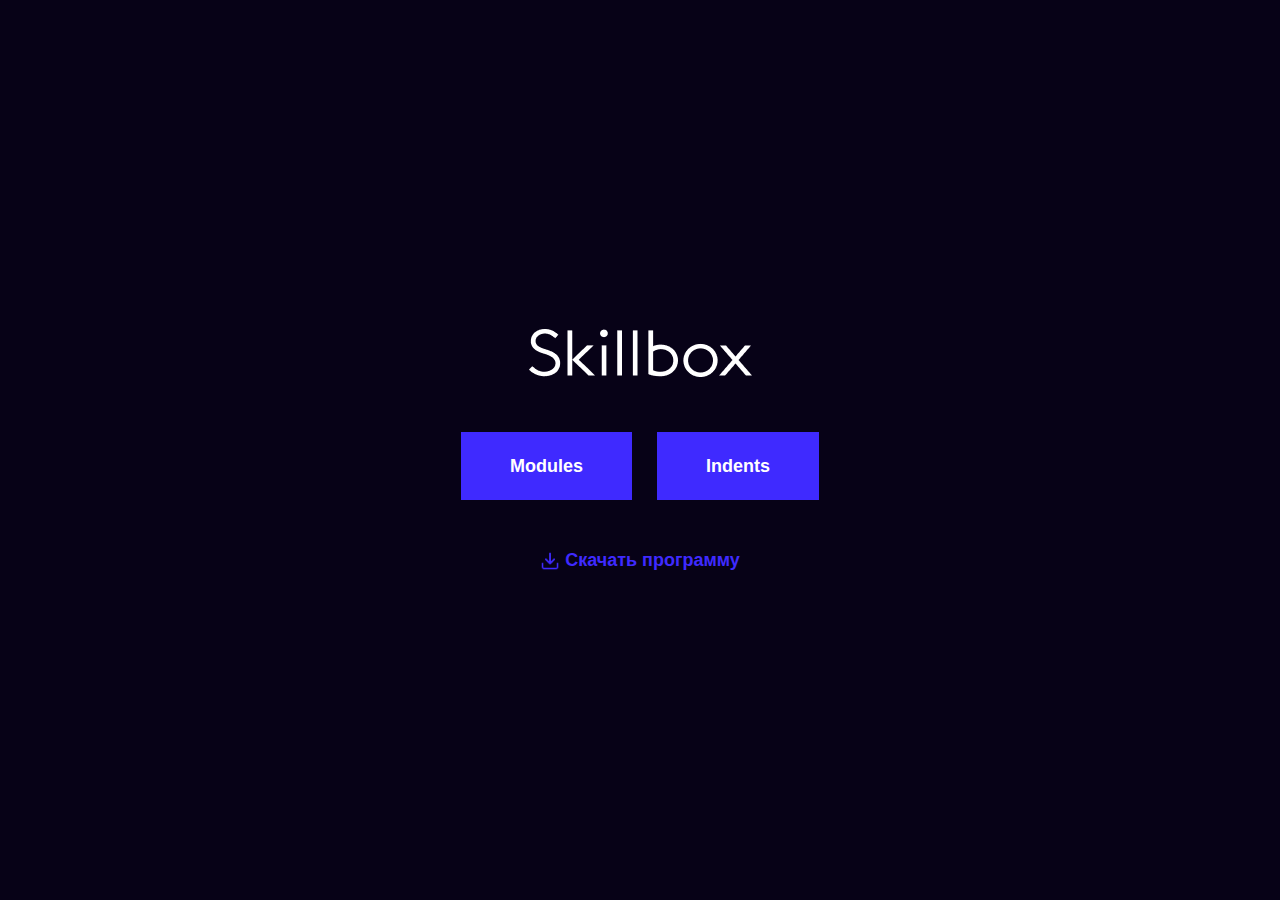
<file: index.html>
<!DOCTYPE html>
<html lang="ru">

<head>
  <meta charset="UTF-8">
  <meta http-equiv="X-UA-Compatible" content="IE=edge">
  <meta name="viewport" content="width=device-width, initial-scale=1.0">
  <title>Skillbox. Веб-верстка «Базовый уровень». 2-й модуль</title>
  <link rel="stylesheet" href="css/normalize.css">
  <link rel="stylesheet" href="css/style.css">
</head>

<body>
  <div class="main-content">
    <a class="logo-light" href="https://skillbox.ru/" target="_blank"><img src="img/logo-light.png" alt="Логотип Skillbox"></a>
    <div class="links">
      <a class="link" href="modules.html">Modules</a>
      <a class="link" href="article.html">Indents</a>
    </div>
    <a class="download" href="skillbox.docx" download>Скачать программу</a>
  </div>
</body>

</html>
</file>
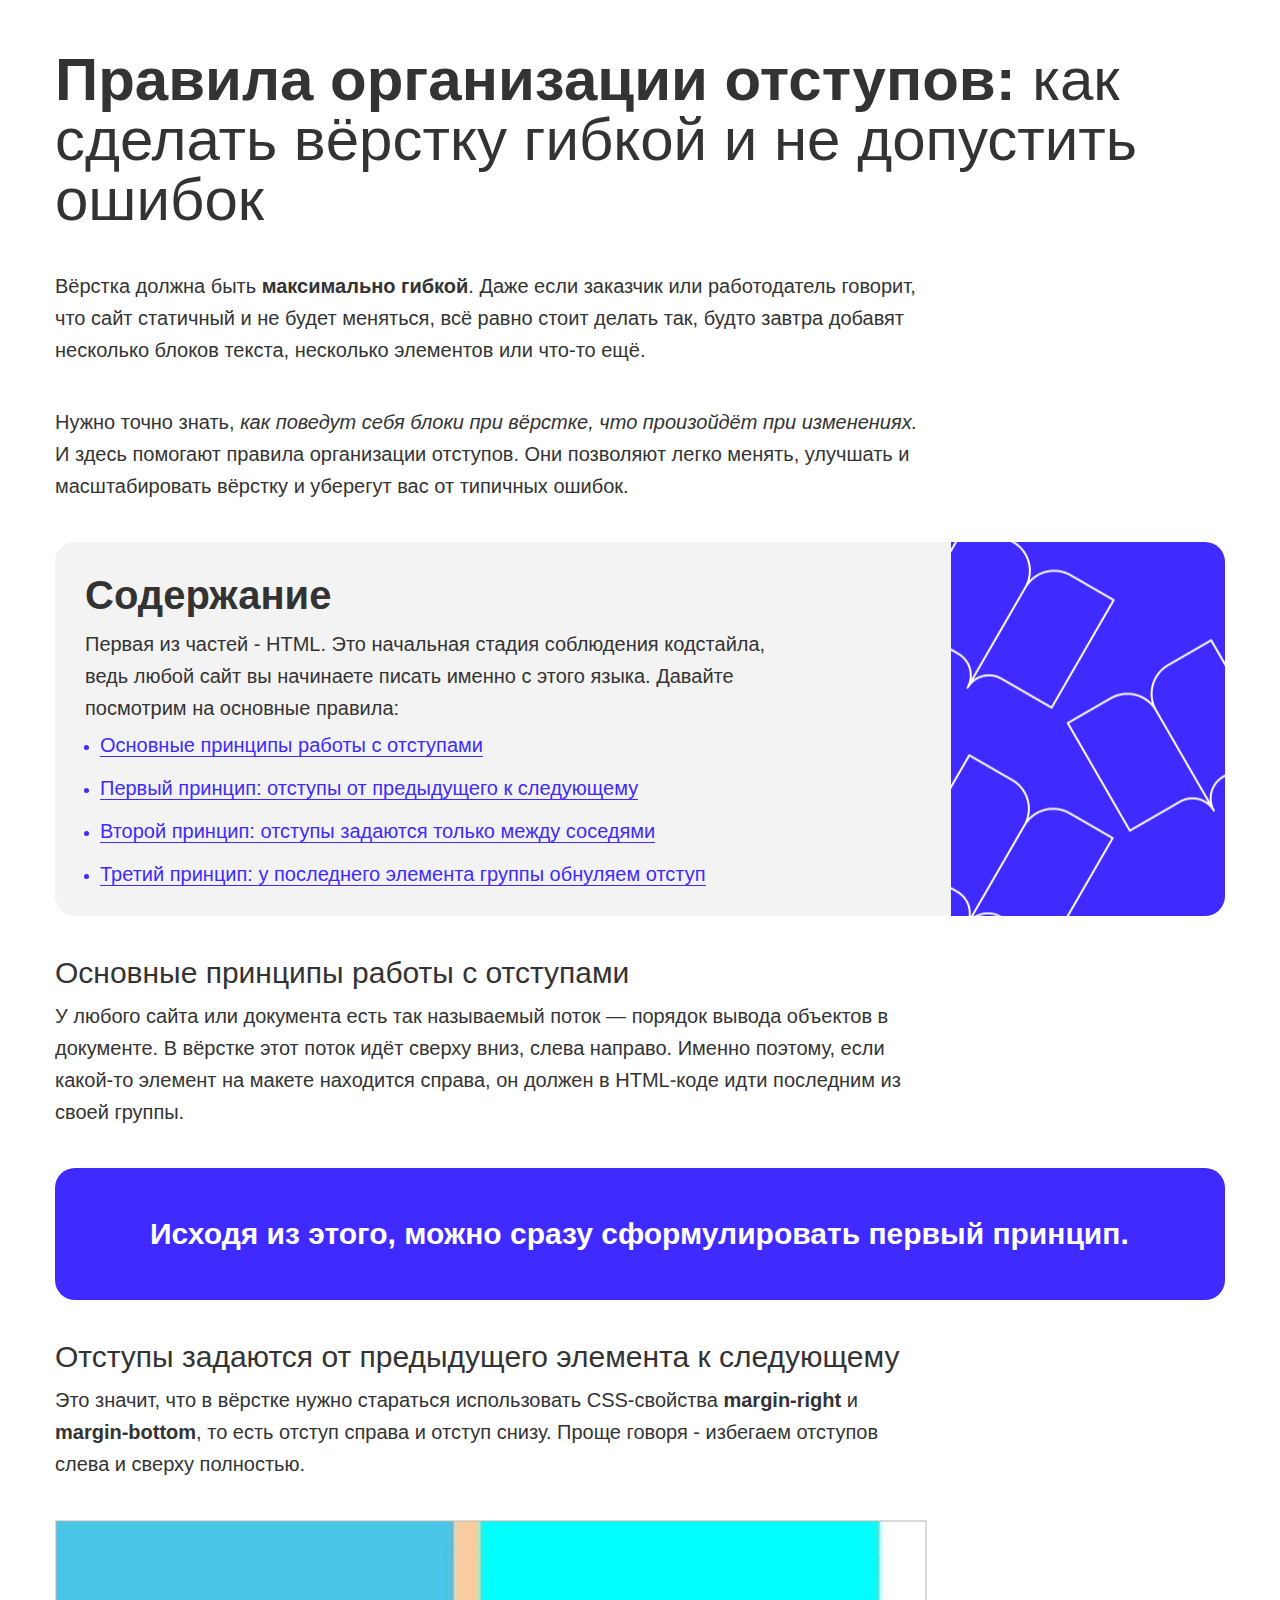
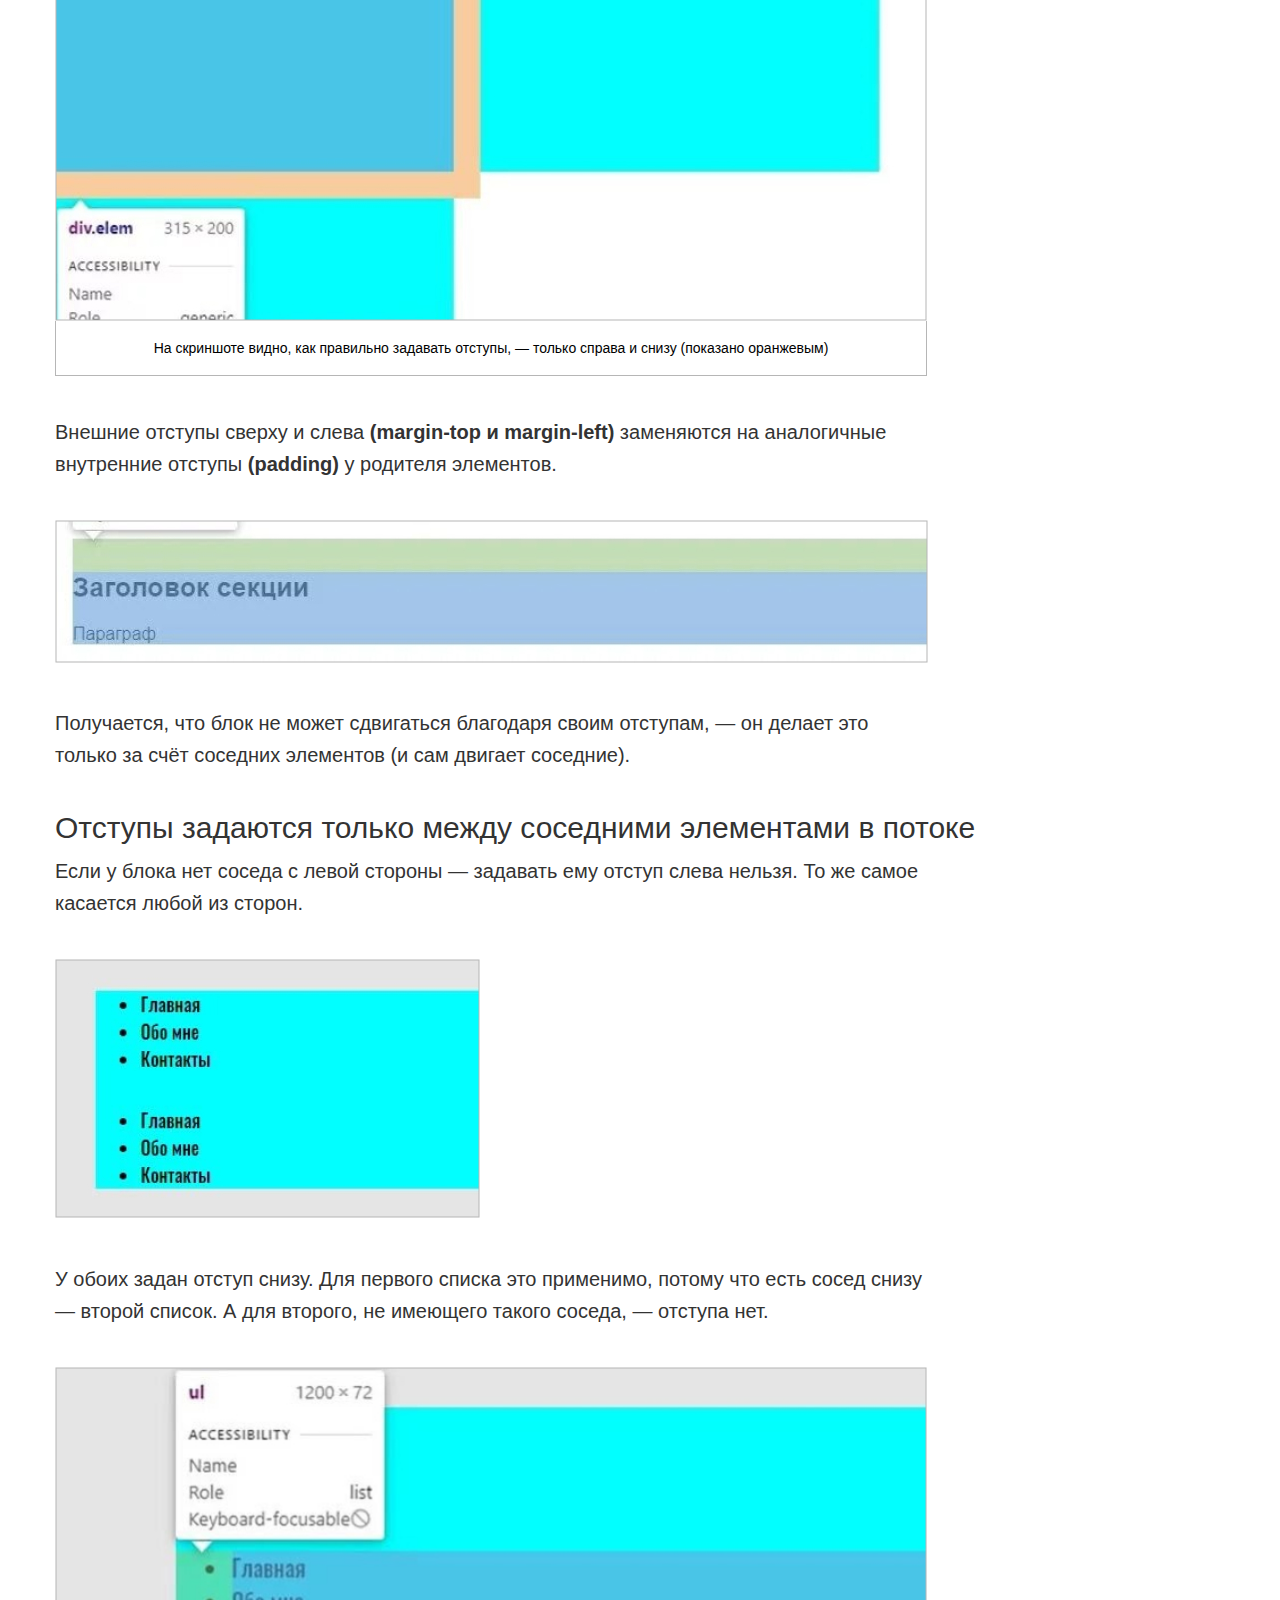
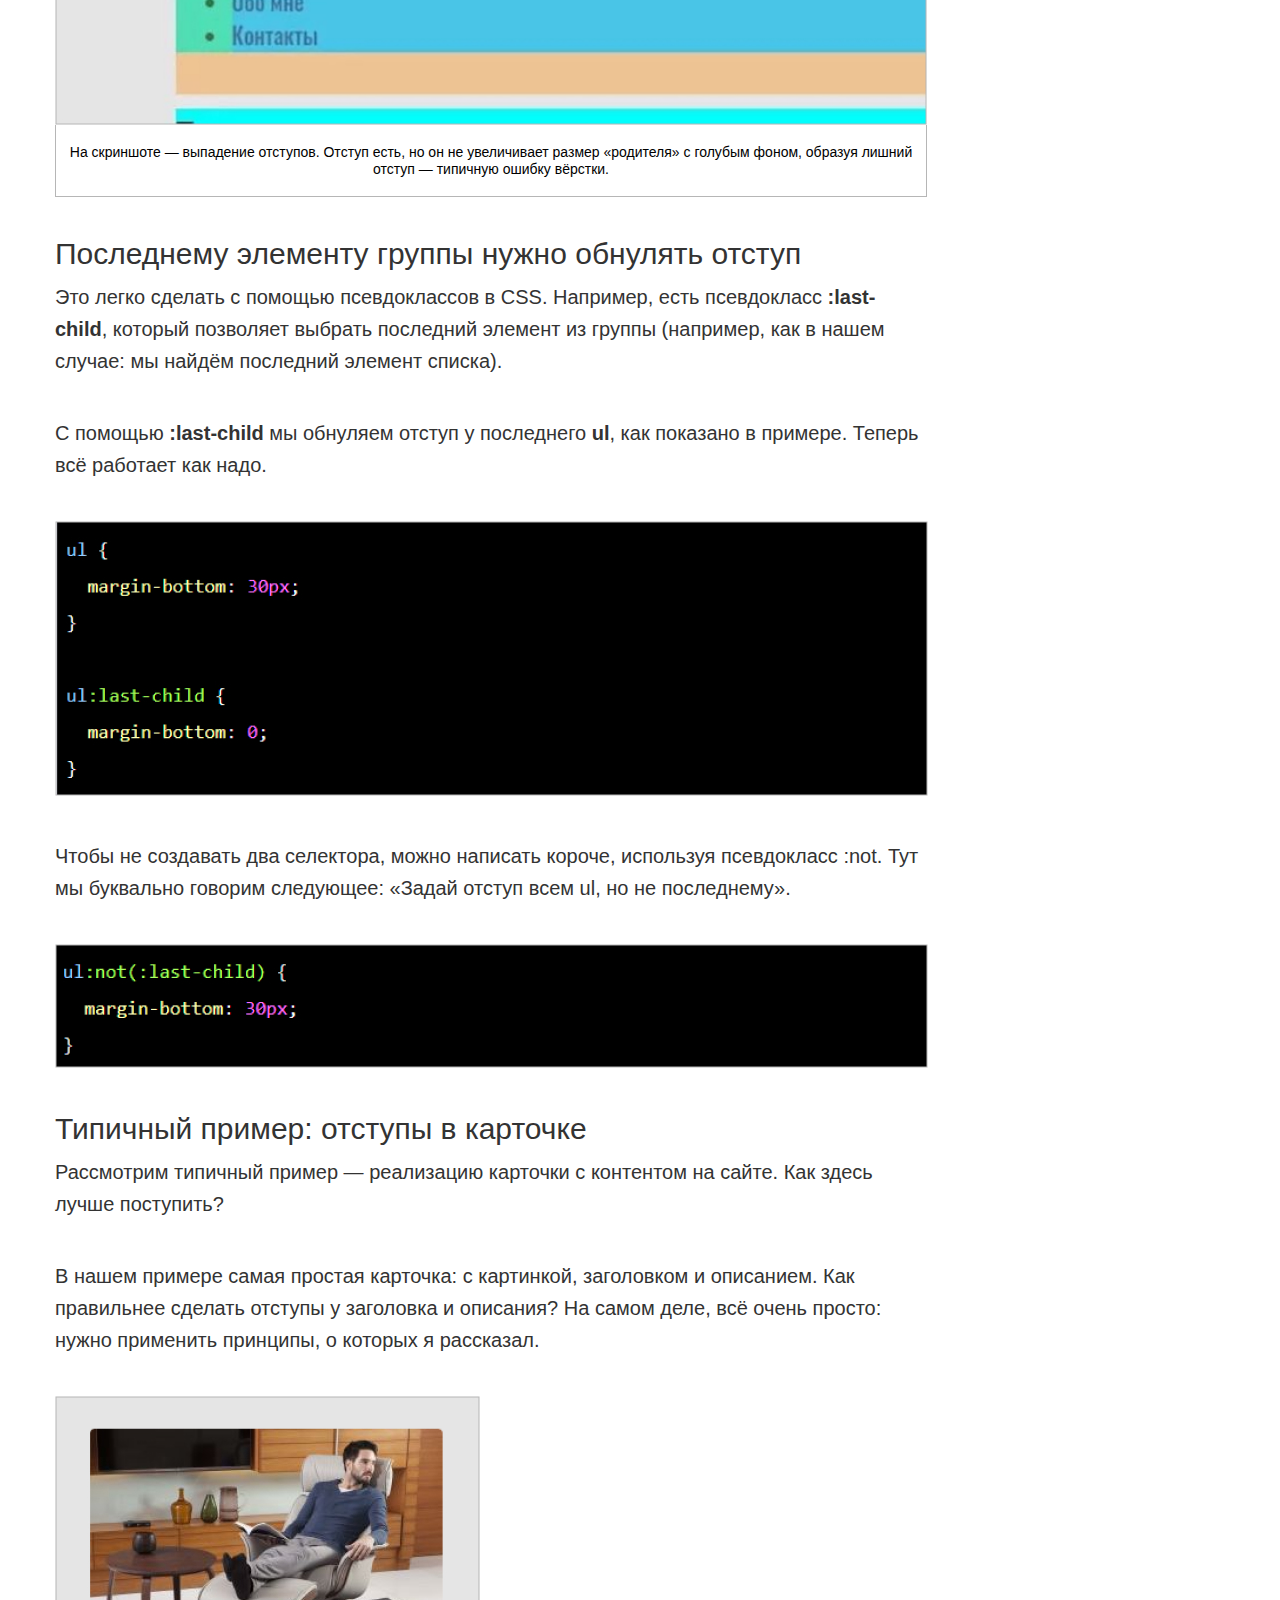
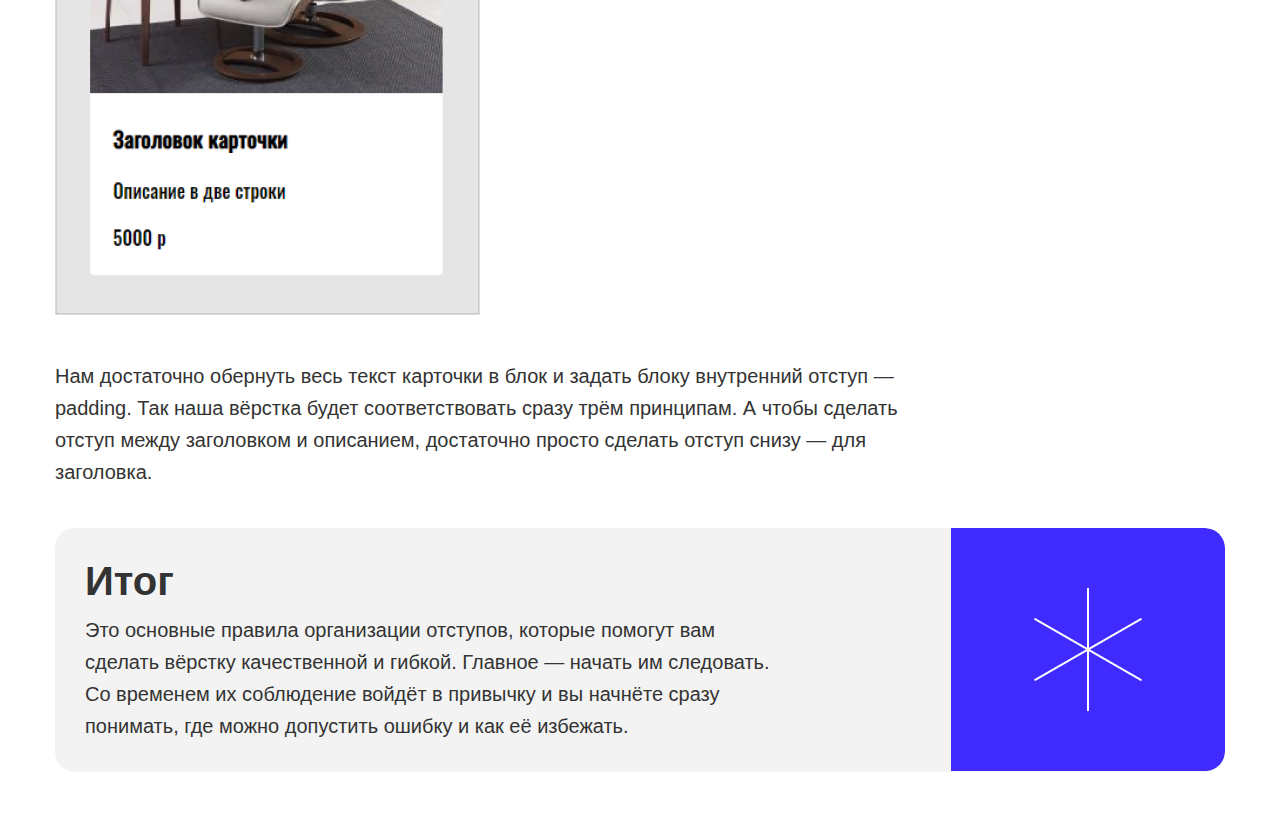
<file: article.html>
<!DOCTYPE html>
<html lang="ru">

<head>
  <meta charset="UTF-8">
  <meta http-equiv="X-UA-Compatible" content="IE=edge">
  <meta name="viewport" content="width=device-width, initial-scale=1.0">
  <title>Правила организации отступов: как сделать вёрстку гибкой и не допустить ошибок</title>
  <link rel="stylesheet" href="css/normalize.css">
  <link rel="stylesheet" href="css/style.css">
</head>

<body>
  <div class="container">
    <h1 class="h1"><b>Правила организации отступов:</b> как сделать вёрстку гибкой и не допустить ошибок</h1>
    <p class="paragraph">Вёрстка должна быть <strong>максимально гибкой</strong>. Даже если заказчик или работодатель
      говорит, что сайт
      статичный и не будет меняться, всё равно стоит делать так, будто завтра добавят несколько блоков текста,
      несколько элементов или что-то ещё.</p>
    <p class="paragraph">Нужно точно знать, <em>как поведут себя блоки при вёрстке, что произойдёт при изменениях.</em>
      И здесь помогают
      правила организации отступов. Они позволяют легко менять, улучшать и масштабировать вёрстку и уберегут вас от
      типичных ошибок.</p>
    <div class="grey decorate-1">
      <h2 class="h2">Содержание</h2>
      <p class="paragraph">Первая из частей - HTML. Это начальная стадия соблюдения кодстайла, ведь любой сайт вы
        начинаете писать именно с
        этого языка. Давайте посмотрим на основные правила:</p>
      <ul class="list">
        <li class="list_item">
          <a class="list_link" href="#part1">Основные принципы работы с отступами</a>
        </li>
        <li class="list_item">
          <a class="list_link" href="#part2">Первый принцип: отступы от предыдущего к следующему</a>
        </li>
        <li class="list_item">
          <a class="list_link" href="#part3">Второй принцип: отступы задаются только между соседями</a>
        </li>
        <li class="list_item">
          <a class="list_link" href="#part4">Третий принцип: у последнего элемента группы обнуляем отступ</a>
        </li>
      </ul>
    </div>
    <div class="chapter" id="part1">
      <h3 class="h3">Основные принципы работы с отступами</h3>
      <p class="paragraph p-reset">У любого сайта или документа есть так называемый поток — порядок вывода объектов в
        документе. В вёрстке этот
        поток идёт сверху вниз, слева направо. Именно поэтому, если какой-то элемент на макете находится справа, он
        должен в HTML-коде идти последним из своей группы.</p>
      <p class="paragraph p-reset principle">Исходя из этого, можно сразу сформулировать первый принцип.</p>
    </div>
    <div class="chapter" id="part2">
      <h3 class="h3">Отступы задаются от предыдущего элемента к следующему</h3>
      <p class="paragraph">Это значит, что в вёрстке нужно стараться использовать CSS-свойства
        <strong>margin-right</strong> и
        <strong>margin-bottom</strong>, то есть отступ справа и отступ снизу. Проще говоря - избегаем отступов слева
        и сверху полностью.
      </p>
      <figure class="figure">
        <img src="img/1.jpg" alt="Прямоугольники">
        <figcaption class="figcaption">На скриншоте видно, как правильно задавать отступы, — только справа и снизу (показано оранжевым)
        </figcaption>
      </figure>
      <p class="paragraph">Внешние отступы сверху и слева <strong>(margin-top и margin-left)</strong> заменяются на
        аналогичные
        внутренние отступы <strong>(padding)</strong> у родителя элементов.</p>
      <img class="image" src="img/2.jpg" alt="Прямоугольник, с текстом 'Заголовок секции' и 'Параграф'">
      <p class="p-reset paragraph">Получается, что блок не может сдвигаться благодаря своим отступам, — он делает это только за
        счёт соседних элементов (и сам двигает соседние).</p>
    </div>
    <div class="chapter" id="part3">
      <h3 class="h3">Отступы задаются только между соседними элементами в потоке</h3>
      <p class="paragraph">Если у блока нет соседа с левой стороны — задавать ему отступ слева нельзя. То же самое
        касается любой из
        сторон.</p>
      <img class="image" src="img/3.jpg" alt="Два списка 'Главная, Обо мне, Контакты' с отступом между ними">
      <p class="paragraph">У обоих задан отступ снизу. Для первого списка это применимо, потому что есть сосед снизу —
        второй список. А
        для второго, не имеющего такого соседа, — отступа нет.</p>
      <figure class="figure">
        <img src="img/4.jpg" alt="">
        <figcaption class="figcaption">На скриншоте — выпадение отступов. Отступ есть, но он не увеличивает размер «родителя» с голубым
          фоном, образуя лишний отступ — типичную ошибку вёрстки.</figcaption>
      </figure>
    </div>
    <div class="chapter" id="part4">
      <h3 class="h3">Последнему элементу группы нужно обнулять отступ</h3>
      <p class="paragraph">Это легко сделать с помощью псевдоклассов в CSS. Например, есть псевдокласс
        <strong>:last-child</strong>,
        который позволяет выбрать последний элемент из группы (например, как в нашем случае: мы найдём последний
        элемент списка).</p>
      <p class="paragraph">С помощью <strong>:last-child</strong> мы обнуляем отступ у последнего <strong>ul</strong>,
        как показано в
        примере. Теперь всё работает как надо.</p>
      <img class="image" src="img/5.jpg" alt="ul {margin-bottom: 30px;} ul:last-child{,margin-bottom: 0;}">
      <p class="paragraph">Чтобы не создавать два селектора, можно написать короче, используя псевдокласс :not. Тут мы
        буквально говорим
        следующее: «Задай отступ всем ul, но не последнему».</p>
      <img class="image" src="img/6.jpg" alt="ul:not(:last-child){,margin-bottom: 30;}">
    </div>
    <h3 class="h3">Типичный пример: отступы в карточке</h3>
    <p class="paragraph">Рассмотрим типичный пример — реализацию карточки с контентом на сайте. Как здесь лучше
      поступить?</p>
    <p class="paragraph">В нашем примере самая простая карточка: с картинкой, заголовком и описанием. Как правильнее
      сделать отступы у
      заголовка и описания? На самом деле, всё очень просто: нужно применить принципы, о которых я рассказал.</p>
    <img class="image" src="img/7.jpg"
      alt="Бородатый мужчина сидит в кресле с подставкой для ног на ковре в центре гостинной и читает книгу. На стене висит телевизор с плоским экраном, а рядом с мужчиной небольшой столик. Ниже подпись 'Заголовок карточки, описание в две строки, 5000 р.'">
    <p class="paragraph">Нам достаточно обернуть весь текст карточки в блок и задать блоку внутренний отступ — padding.
      Так наша вёрстка
      будет соответствовать сразу трём принципам. А чтобы сделать отступ между заголовком и описанием, достаточно
      просто сделать отступ снизу — для заголовка.</p>
    <div class="grey decorate-2">
      <h2 class="h2">Итог</h2>
      <p class="paragraph">Это основные правила организации отступов, которые помогут вам сделать вёрстку качественной и
        гибкой. Главное —
        начать им следовать. Со временем их соблюдение войдёт в привычку и вы начнёте сразу понимать, где можно
        допустить ошибку и как её избежать.</p>
    </div>
  </div>
</body>
</html>
</file>
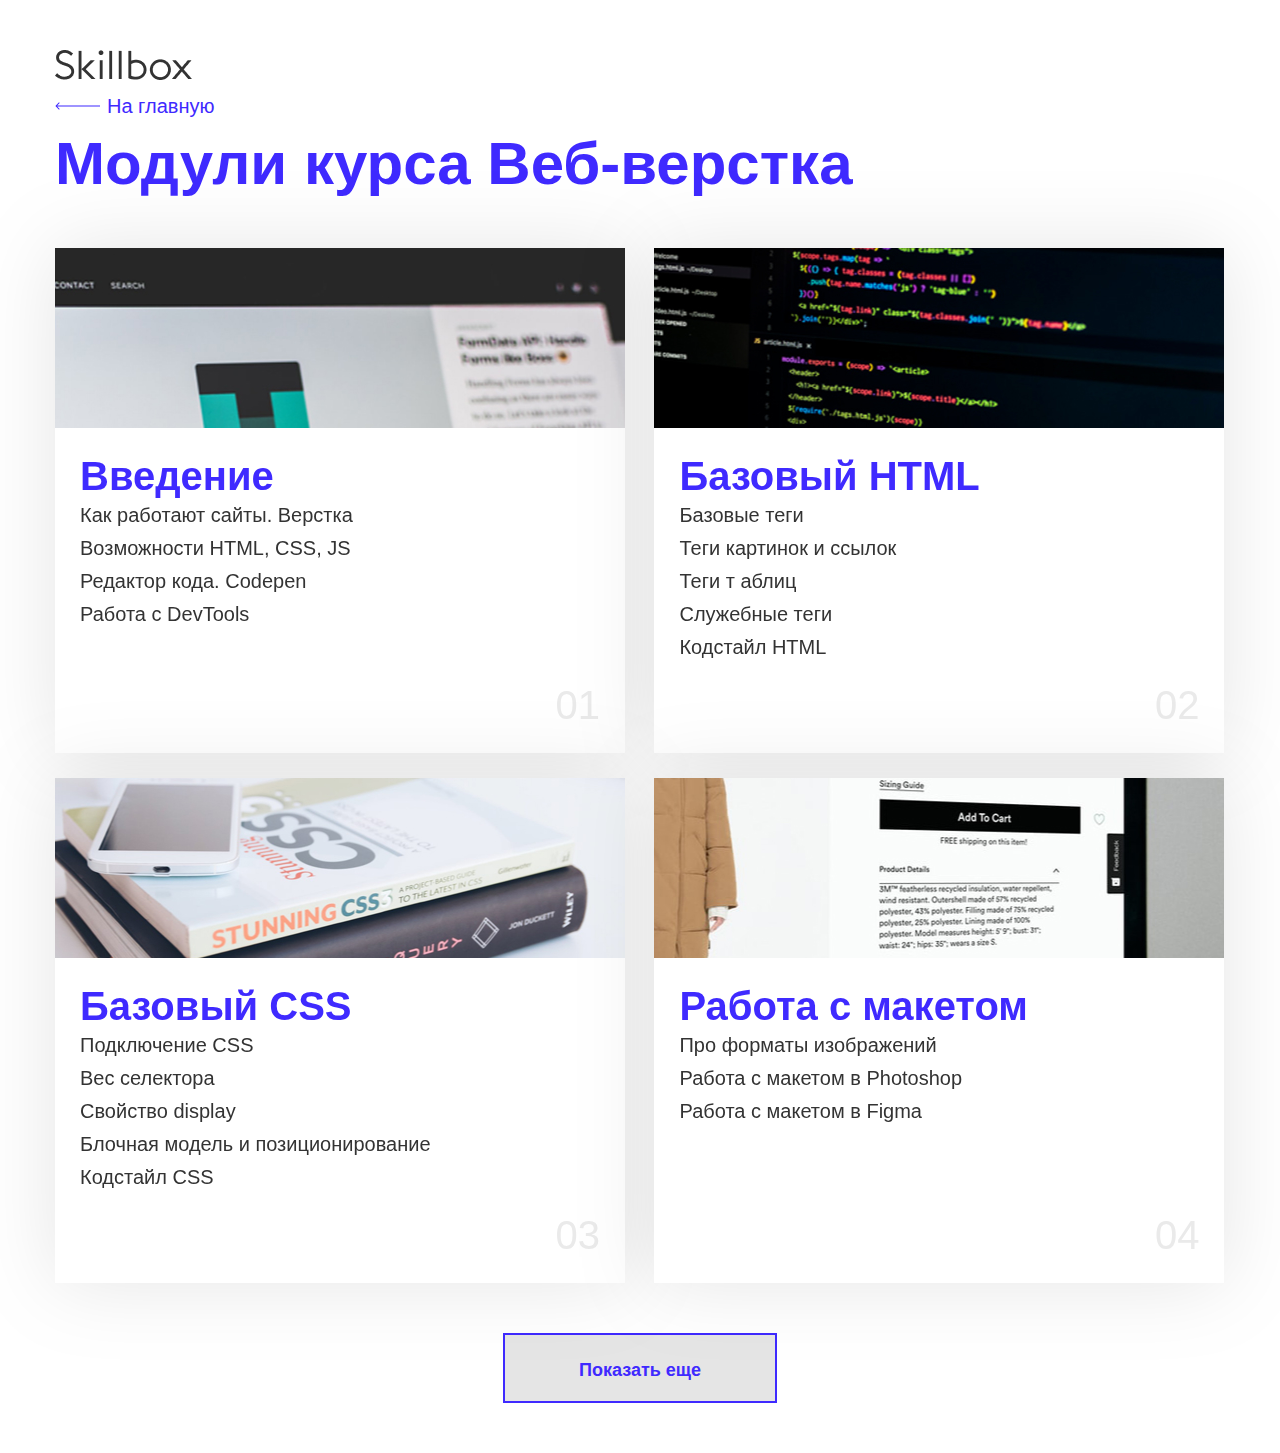
<file: modules.html>
<!DOCTYPE html>
<html lang="ru">

<head>
  <meta charset="UTF-8">
  <meta http-equiv="X-UA-Compatible" content="IE=edge">
  <meta name="viewport" content="width=device-width, initial-scale=1.0">
  <title>Skillbox. Модули</title>
  <link rel="stylesheet" href="css/normalize.css">
  <link rel="stylesheet" href="css/style.css">
</head>

<body>
  <div class="container modules">
    <a class="skillbox-logo" href="https://skillbox.ru/" target="_blank"><img src="img/logo.png" alt="Логотип Skillbox"></a>
    <a class="back" href="index.html">На главную</a>
    <h1 class="modules_h1">Модули курса Веб-верстка</h1>
    <ul class="cards">
      <li class="card card-1">
        <h2 class="lesson_name">Введение</h2>
        <ul class="lessons">
          <li class="lesson">
            Как работают сайты. Верстка
          </li>
          <li class="lesson">
            Возможности HTML, CSS, JS
          </li>
          <li class="lesson">
            Редактор кода. Codepen
          </li>
          <li class="lesson">
            Работа с DevTools
          </li>          
        </ul>
        <p class="lesson_number">01</p>
      </li>
      <li class="card card-2">
        <h2 class="lesson_name">Базовый HTML</h2>
        <ul class="lessons">
          <li class="lesson">
            Базовые теги
          </li>
          <li class="lesson">
            Теги картинок и ссылок
          </li>
          <li class="lesson">
            Теги т аблиц
          </li>
          <li class="lesson">
            Служебные теги
          </li>
          <li class="lesson">
            Кодстайл HTML
          </li>
        </ul>
        <p class="lesson_number">02</p>
      </li>
      <li class="card card-3">
        <h2 class="lesson_name">Базовый CSS</h2>
        <ul class="lessons">
          <li class="lesson">
            Подключение CSS
          </li>
          <li class="lesson">
            Вес селектора
          </li>
          <li class="lesson">
            Свойство display
          </li>
          <li class="lesson">
            Блочная модель и позиционирование
          </li>
          <li class="lesson">
            Кодстайл CSS
          </li>
        </ul>
        <p class="lesson_number">03</p>
      </li>
      <li class="card card-4">
        <h2 class="lesson_name">Работа с макетом</h2>
        <ul class="lessons">
          <li class="lesson">
            Про форматы изображений
          </li>
          <li class="lesson">
            Работа с макетом в Photoshop
          </li>
          <li class="lesson">
            Работа с макетом в Figma
          </li>
        </ul>
        <p class="lesson_number">04</p>
      </li>
    </ul>
    <div class="center">
      <button class="show-more">Показать еще</button>	
    </div>
  </div>
</body>

</html>
</file>
<file: css/style.css>
html {
  box-sizing: border-box;
}

*,
*::before,
*::after {
  box-sizing: inherit;
}

a {
  color: inherit;
  text-decoration: none;
}

img {
  max-width: 100%;
}

body {
  font-family: Arial, Verdana, sans-serif;
}

/* glob */
.p-reset {
  margin: 0;
}

.main-content {
  display: flex;
  flex-direction: column;
  align-items: center;
  justify-content: center;
  min-height: 100vh;
  color: #fff;
  background-color: #070217;
}

.logo-light {
  display: block;
  margin-bottom: 50px;
}

.links {
  margin-bottom: 50px;
  font-size: 0;
}

.link {
  display: inline-block;
  padding: 24px 49px;
  font-weight: 700;
  font-size: 18px;  
  background-color: #3f2aff;
}

.link:not(:last-child) {
  margin-right: 25px;
}

.download{
  padding-left: 25px;
  font-weight: 700;
  font-size: 18px;  
  color: #3f2aff;
  background-position: left center;
  background-size: 20px 20px;
  background-repeat: no-repeat;
  background-image: url("../img/download.png");
}

.container {
  margin: 0 auto;
  padding: 50px 0;
  width: 1170px;
}

.paragraph{
  width: 872px;
  font-weight: 400;
  font-size: 20px;  
  line-height: 32px;
  color: #333;
}

.paragraph:not(:last-child) {
  margin: 0;
  margin-bottom: 40px;
}

.principle{
  border-radius: 20px;
  padding: 50px 95px;
  width: 100%;
  font-weight: 700;
  font-size: 30px;  
  color: white;
  background-color: #3f2aff;
}

.list {
  margin: 0;
}

.figure {
  display: inline-block;
  width: 872px;
  margin: 0;
  margin-bottom: 40px;
  font-size: 0;
}

.figure:last-child {
  margin: 0;
}

.figcaption{
  border: 1px solid #b6b6b6;
  border-top: none;
  padding-top: 19px;
  padding-bottom: 19px;
  font-weight: 400;
  font-size: 14px;
  text-align: center;
}

.image:not(:last-child) {
  margin-bottom: 40px;
}

.chapter {
  margin-bottom: 40px;
}

.h1 {
  margin-top: 0;
  margin-bottom: 40px;
  font-weight: 400;
  font-size: 60px;  
  line-height: 60px;
  color: #333;
}

.grey {
  margin-bottom: 40px;
  border-radius: 20px;
  padding: 30px;
  background-color: #f3f3f3;
  background-position: right center;
  background-repeat: no-repeat;
}

.grey:last-child {
  margin-bottom: 0;
}

.decorate-1{
  background-image: url("../img/decorate-1.png");
}

.decorate-2{
  background-image: url("../img/decorate-2.png");
}

.grey .paragraph {
  margin: 0;
  margin-bottom: 10px;
  width: 692px;
}

.grey .paragraph:last-child {
  margin: 0px;
}

.h2 {
  margin-top: 0;
  margin-bottom: 10px;
  font-size: 40px;  
  line-height: 46px;
  color: #333;
}

.h3 {
  margin-top: 0;
  margin-bottom: 10px;
  font-weight: 400;
  font-size: 30px;  
  line-height: 34px;
  color: #333;
}

.list {
  padding-left: 15px;
}

.list_item:not(:last-child) {
  margin-bottom: 20px;
}

.list_item::marker {
  color: #3f2aff;
}

.list_link{
  border-bottom: 1px solid #3f2aff;
  font-size: 20px;
  color: #3f2aff;
}

.modules{
  background: #fff;
}

.skillbox-logo{
  margin-bottom: 25px;
  margin-right: 1200px;
}

.back{
  margin-bottom: 25px;
  padding-left: 52px;
  width: 160px;
  height: 23px;
  font-style: normal;
  font-weight: 400;
  font-size: 20px;
  line-height: 45px;
  color: #3f2aff;
  background-position: left center;
  background-size: 45px 20px;
  background-repeat: no-repeat;
  background-image: url("../img/arrow.svg");
}

.modules_h1{
  margin: 0;
  margin-bottom: 50px;
  font-style: normal;
  font-weight: 700;
  font-size: 60px;
  line-height: 69px;
  color: #3f2aff;
}

.cards{
  padding: 0;
  margin: 0;
  margin-bottom: 25px
}

.card{
  position: relative;
  display: inline-table;
  width: 570px;
  height: 505px;
  padding-top: 205px;
  padding-left: 25px;
  background: #fff;
  background-position: top;
  background-repeat: no-repeat;
  filter: drop-shadow(0px 0px 40px rgba(0, 0, 0, 0.1));
}

.card-1{
  background-image: url("../img/photo1.jpg");
}

.card-2{
  background-image: url("../img/photo2.jpg");
}

.card-3{
  background-image: url("../img/photo3.jpg");
}

.card-4{
  background-image: url("../img/photo4.jpg");
}

.card:nth-child(2n+1){
  margin-right: 25px;
  margin-bottom: 25px;
}

.lesson_name {
  margin: 0;
  font-style: normal;
  font-weight: 700;
  font-size: 40px;
  line-height: 46px;
  color: #3f2aff;
}

.lessons {
  padding-left: 0;
  list-style-type: none;
}

.lesson {
  list-style: none;
  font-style: normal;
  font-weight: 400;
  font-size: 20px;
  line-height: 165%;
  color: #333333;
}

.lesson_number {
  margin: 0;
  position: absolute;
  right: 25px;
  bottom: 25px;
  font-style: normal;
  font-weight: 400;
  font-size: 40px;
  line-height: 46px;
  text-align: right;
  color: #eaeaea;
}

.center { 
  text-align: center; 
}
.show-more {
  padding: 25px 70px;
  width: 274px;
  height: 70px;
  font-style: normal;
  font-weight: 700;
  font-size: 18px;
  line-height: 21px;
  text-align: center;
  background: #E5E5E5;
  border: 2px solid #3f2aff;
  color: #3f2aff;
  cursor: pointer
}
</file>
